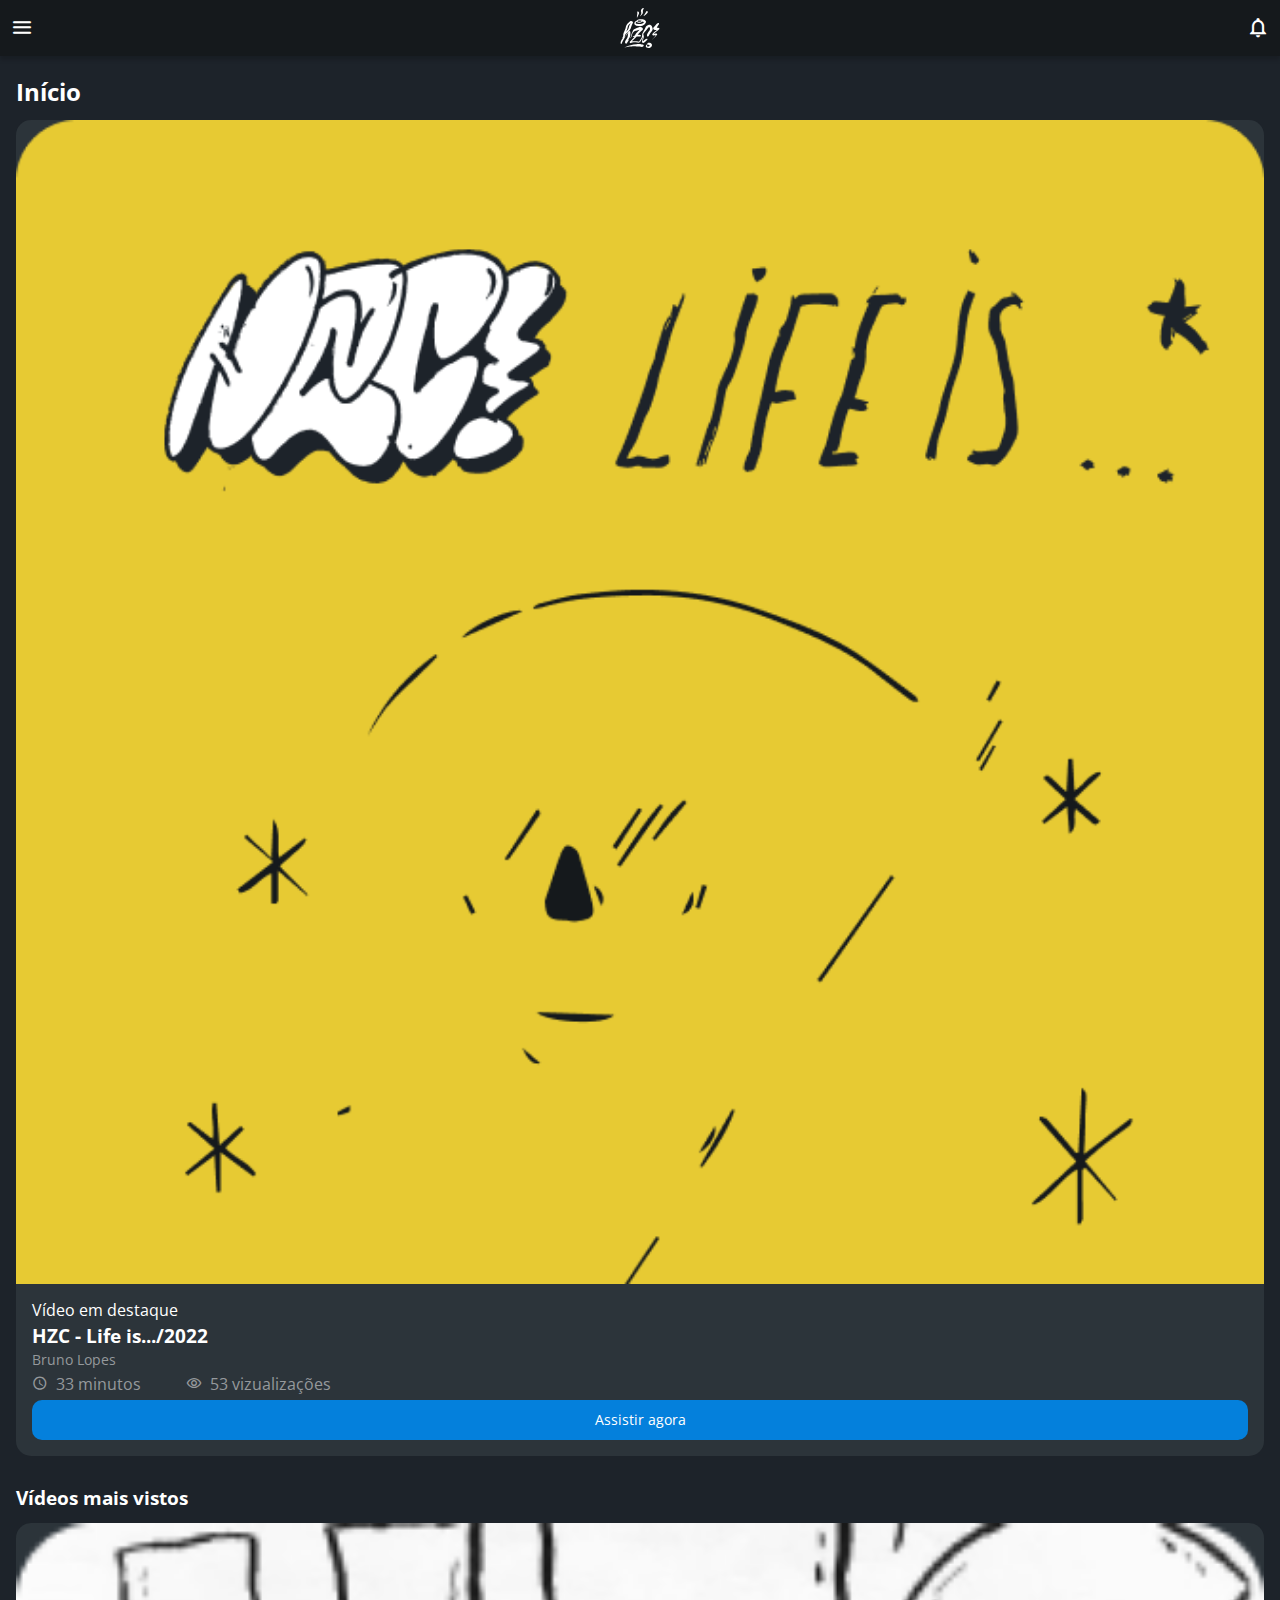
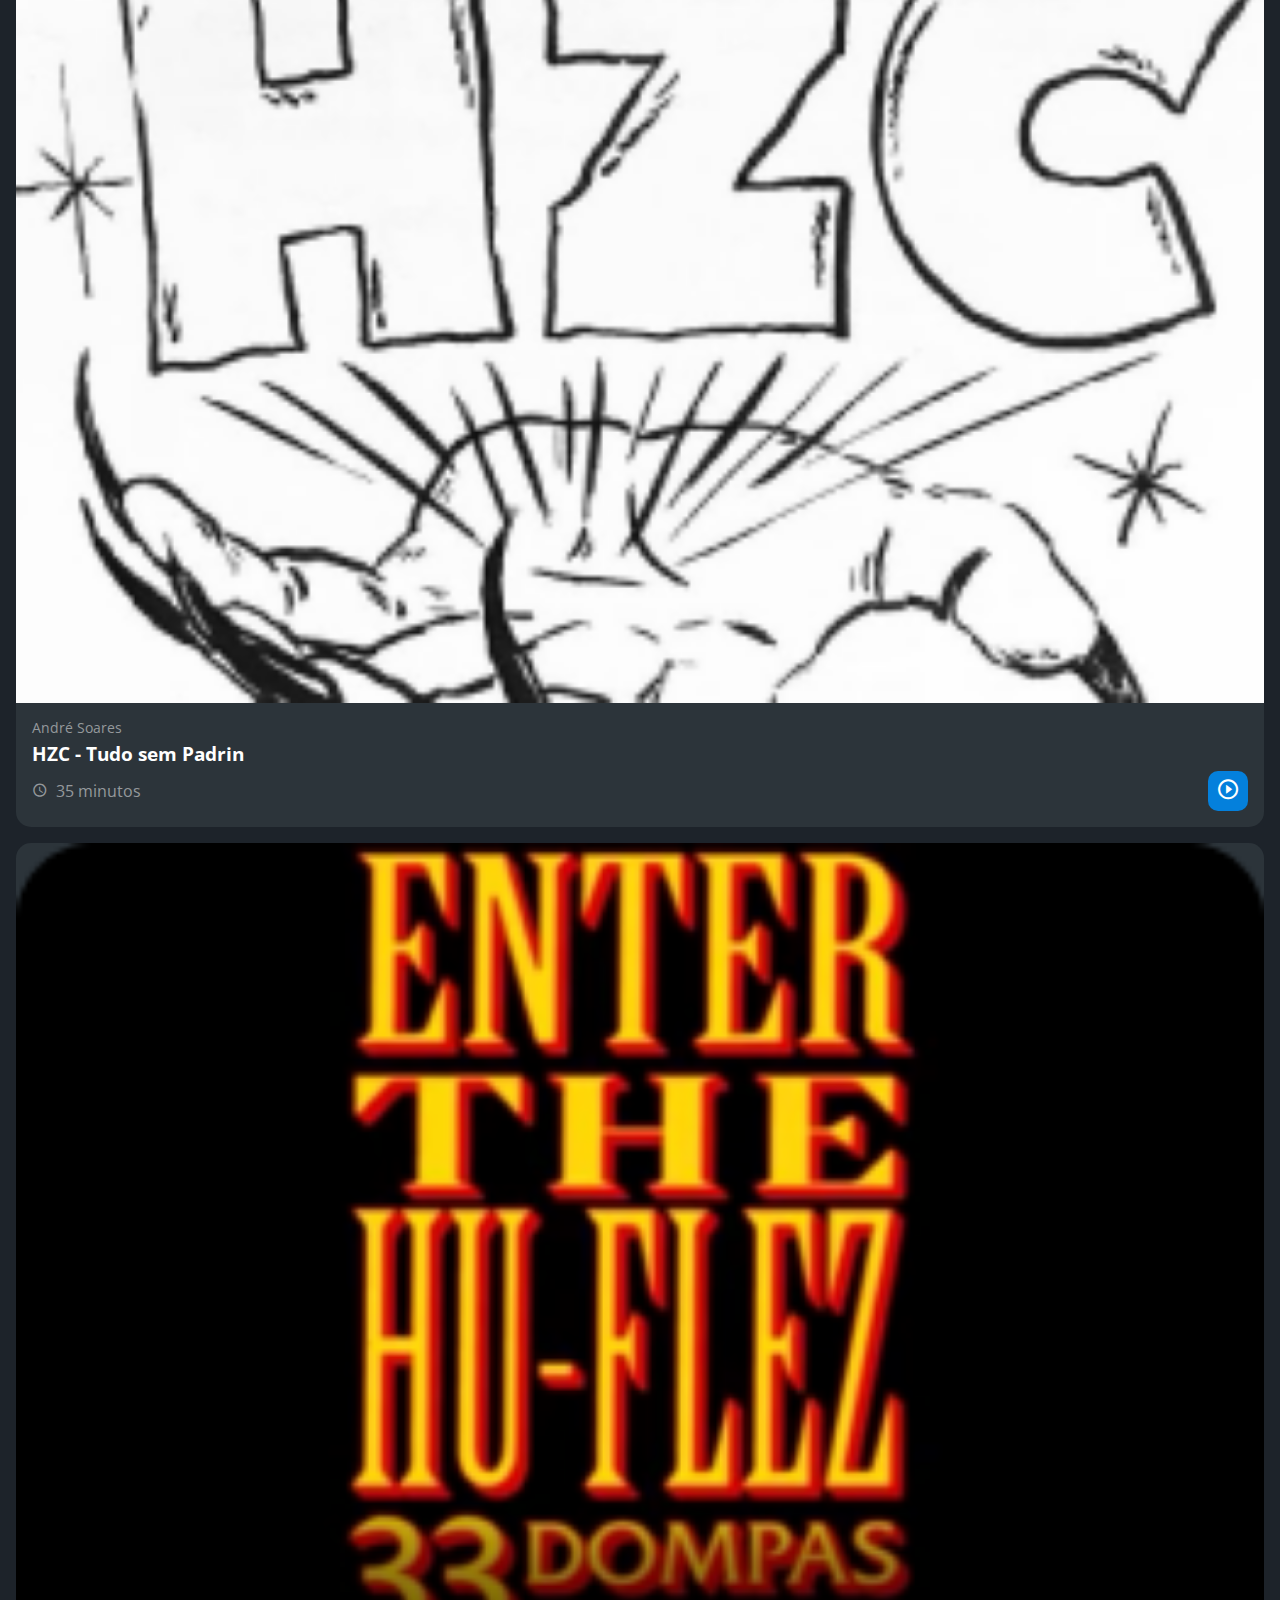
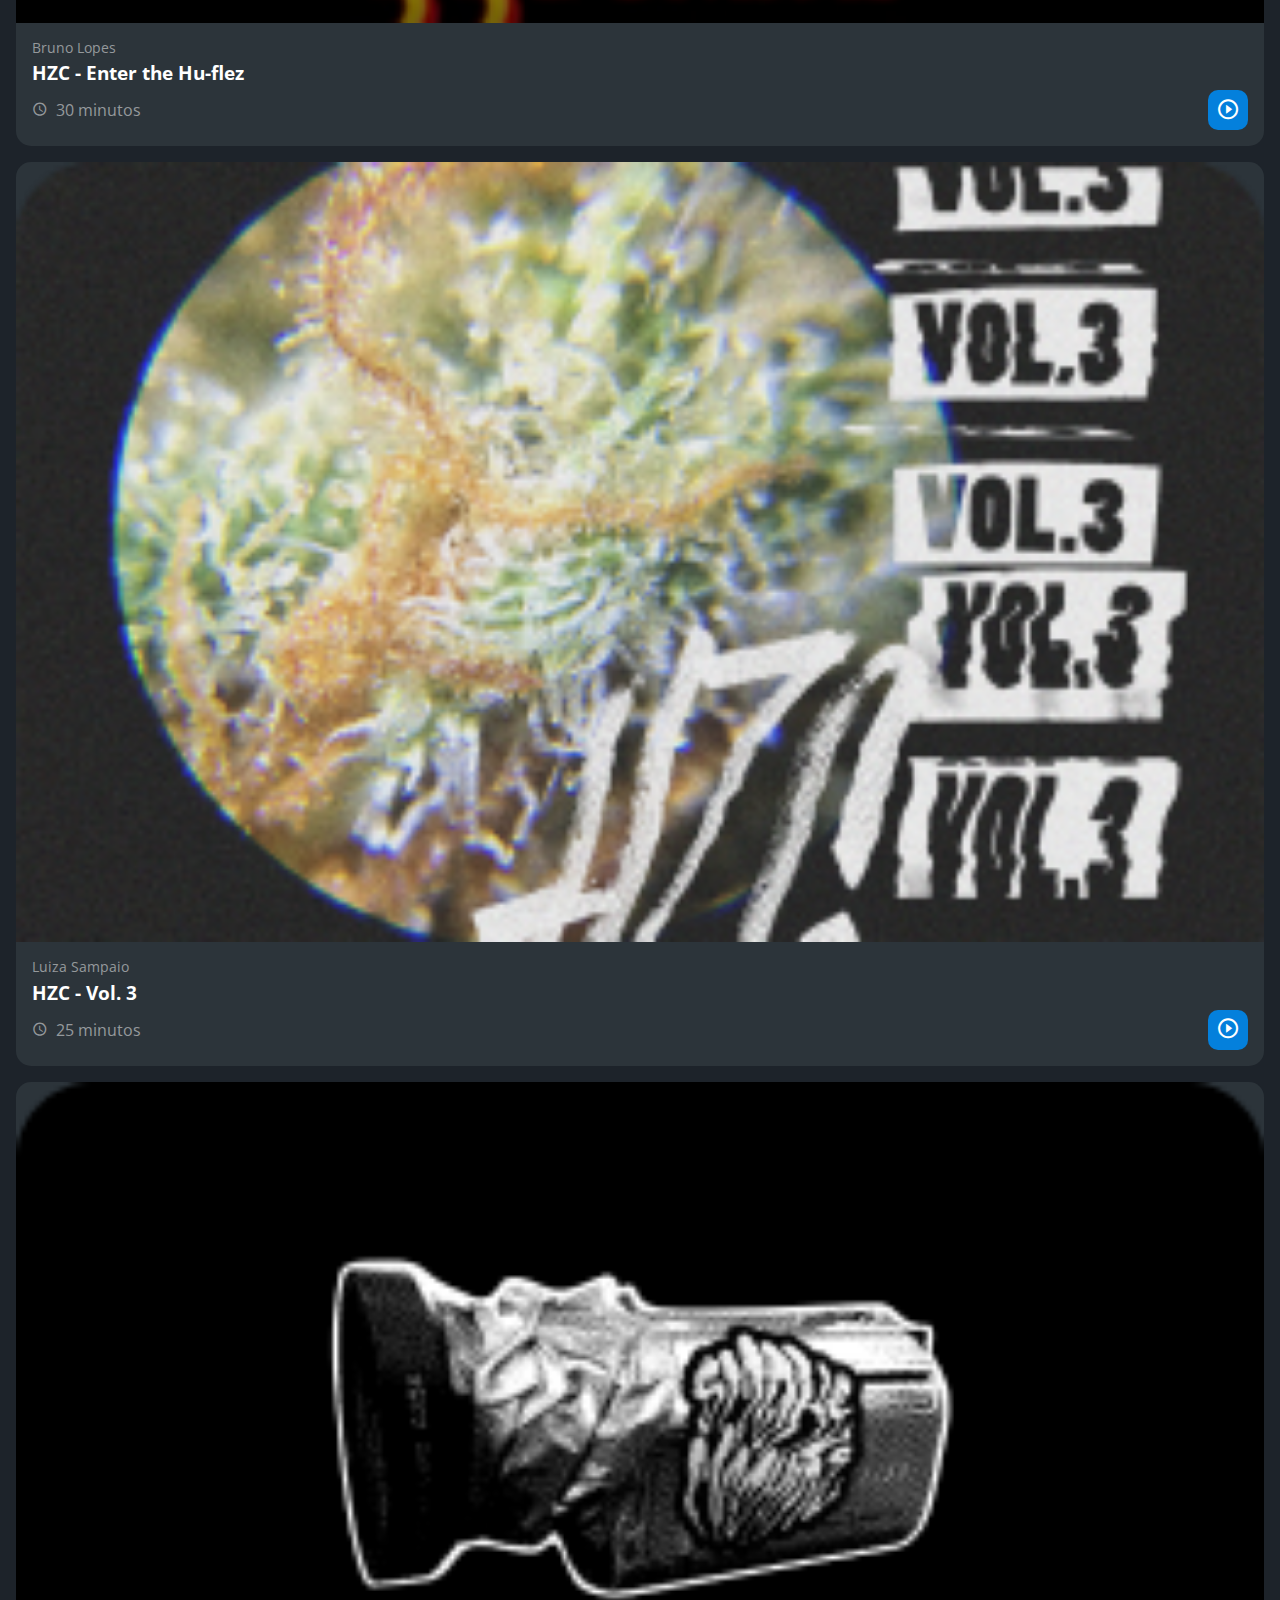
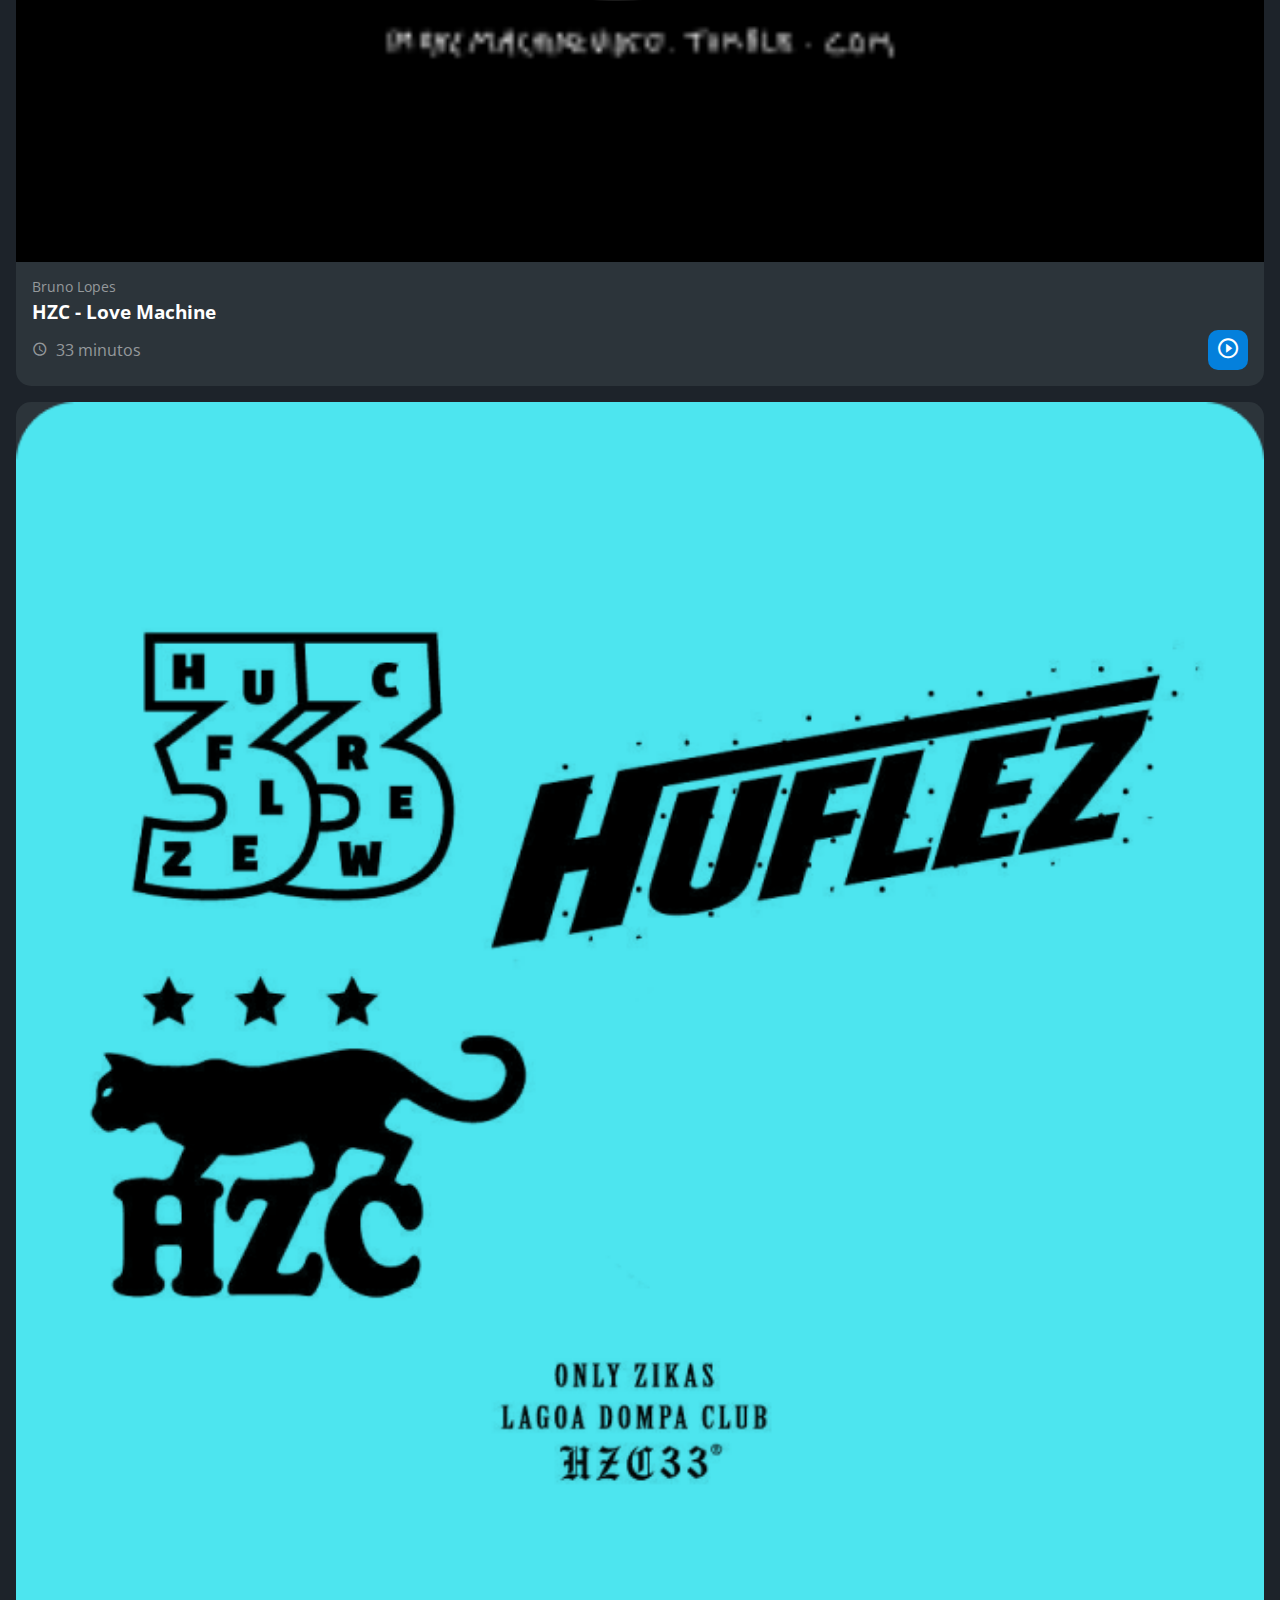
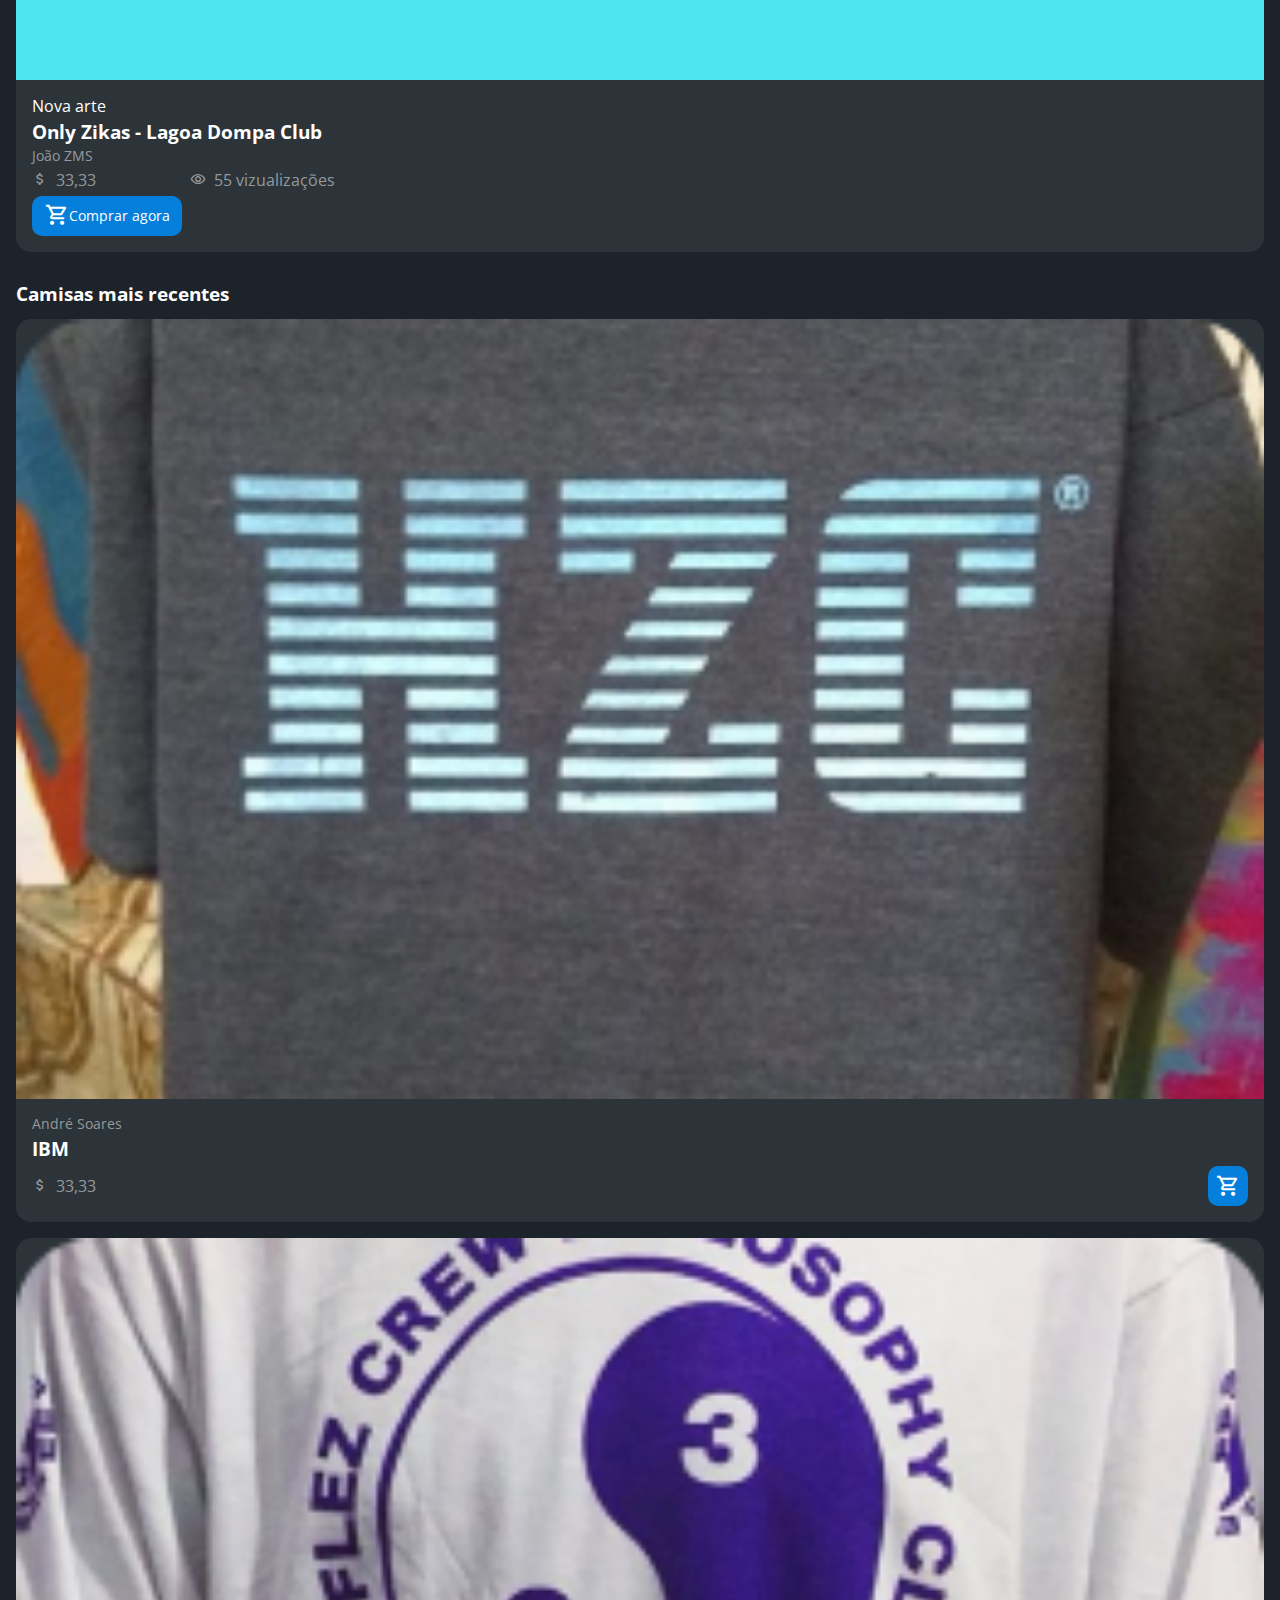
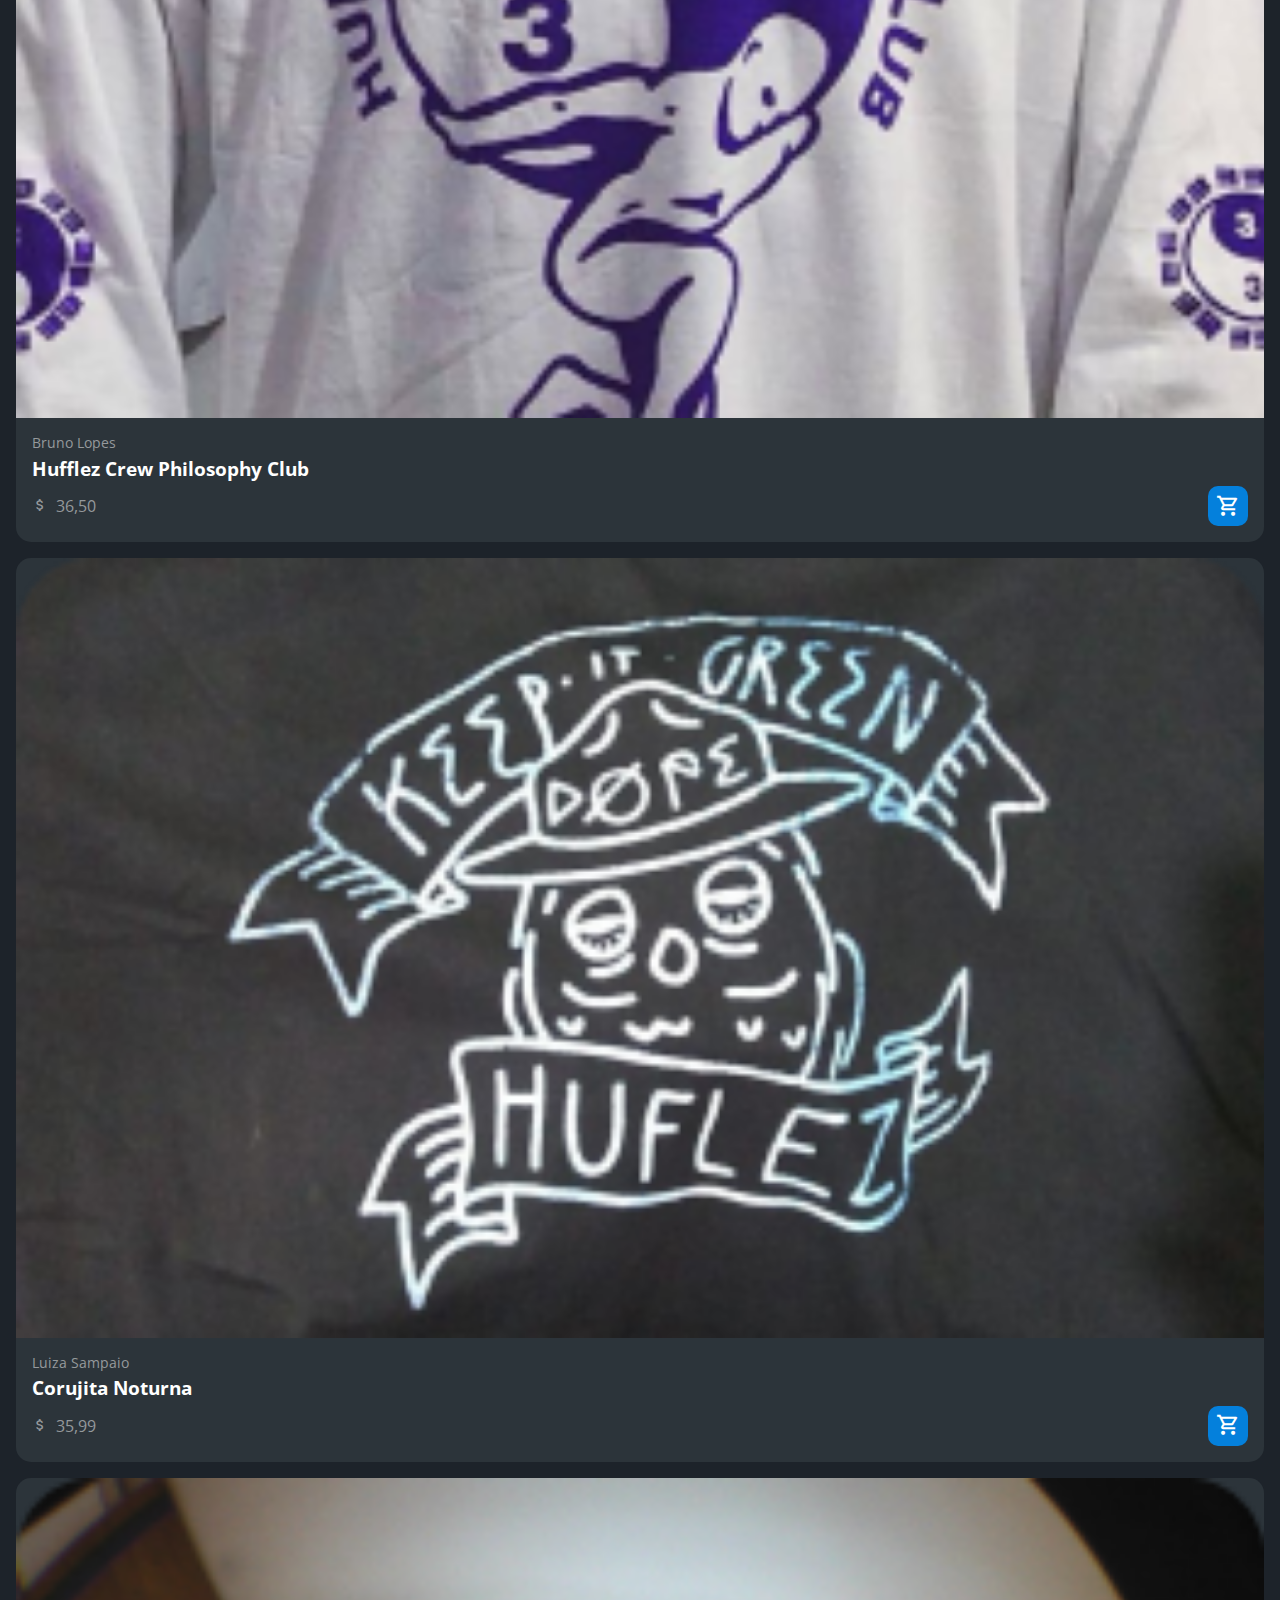
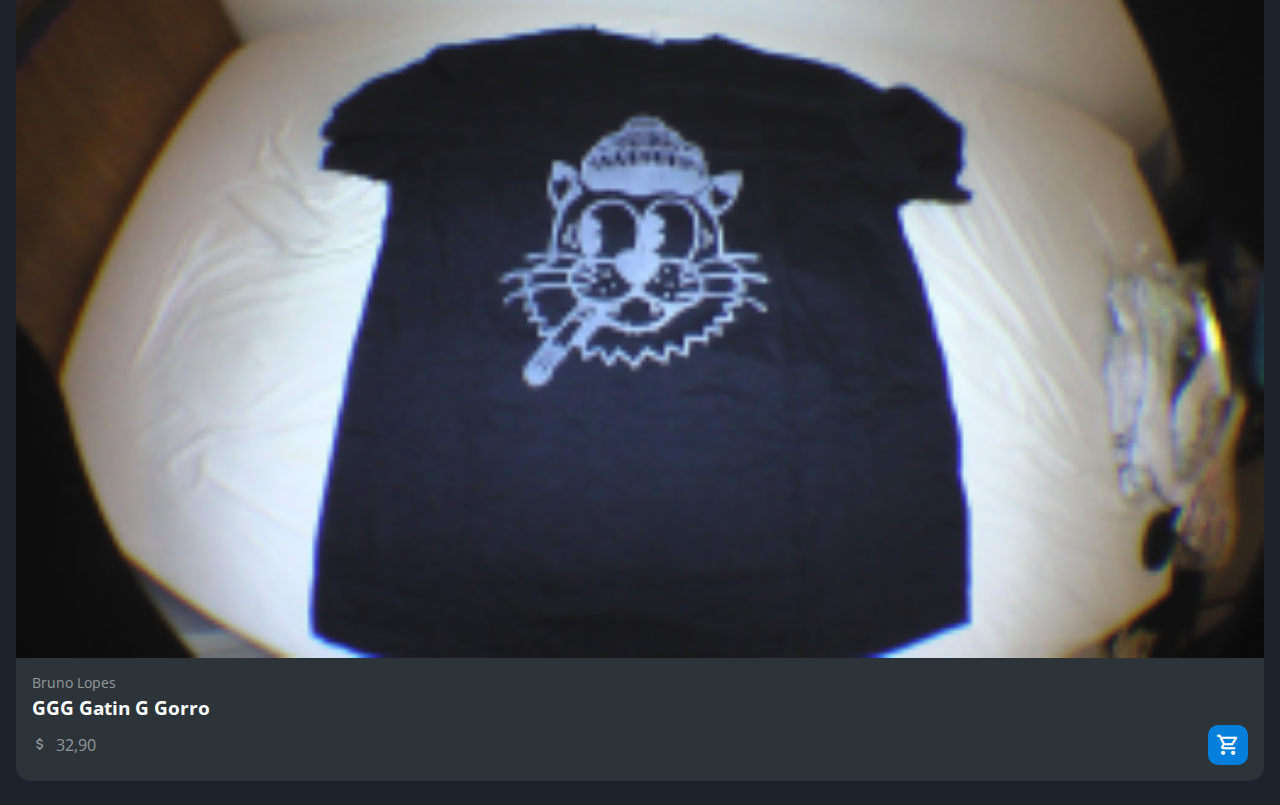
<file: index.html>
<!DOCTYPE html>
<html lang="pt-br">

<head>
    <meta charset="UTF-8">
    <meta http-equiv="X-UA-Compatible" content="IE=edge">
    <meta name="viewport" content="width=device-width, initial-scale=1.0">
    <title>HZC | Home</title>
    <link rel="preconnect" href="https://fonts.googleapis.com">
    <link rel="preconnect" href="https://fonts.gstatic.com" crossorigin>
    <link rel="stylesheet" href="https://fonts.googleapis.com/css2?family=Open+Sans:wght@400;600;700&display=swap">
    <link rel="stylesheet" href="./flex-e-grid-main/assets/css/reset.css">
    <link rel="stylesheet" href="./flex-e-grid-main/assets/css/estilos.css">
</head>

<body>
    <header class="cabecalho">
        <button class="menu__cabecalho" aria-label="Menu"><i></i></button>
        <img src="./flex-e-grid-main/assets/img/logo.svg" alt="Logo da HZC" class="logo__cabecalho">
        <p class="cabecalho__perfil">Bruno Lopez</p>
        <button class="notificacao__cabecalho" aria-label="Notificação"><i></i></button>
    </header>
    <nav class="menu-lateral">
        <img src="./flex-e-grid-main/assets/img/logo.svg" alt="Logo da HZC" class="menu-lateral__logo">
        <a href="index.html" class="menu-lateral__link menu-lateral__link--ativo inicio ">Início</a>
        <a href="#" class="menu-lateral__link videos">Vídeos</a>
        <a href="picos.html" class="menu-lateral__link picos">Picos</a>
        <a href="#" class="menu-lateral__link integrantes">Integrantes</a>
        <a href="#" class="menu-lateral__link camisas">Camisas</a>
        <a href="#" class="menu-lateral__link pinturas">Pinturas</a>
    </nav>

    <main class="principal">
        <h2 class="titulo-pagina">Início</h2>
        <article class="cartao cartao--destaque destaque-video">
            <img src="./flex-e-grid-main/assets/img/banner-mobile_1.png" alt="Banner do cartao" class="cartao__imagem imagem--mobile">
            <img src="./flex-e-grid-main/assets/img/banner_1.png" alt="Banner do cartao" class="cartao__imagem imagem--desktop">
            <div class="cartao__conteudo">
                <p class="cartao__destaque">Vídeo em destaque</p>
                <h3 class="cartao__titulo">HZC - Life is.../2022</h3>
                <p class="cartao__perfil">Bruno Lopes</p>
                <p class="cartao__info cartao__info--tempo">33 minutos</p>
                <p class="cartao__info cartao__info--visualizacao">53 vizualizações</p>
                <button class="cartao__botao cartao__botao--destaque cartao__botao--destaque">Assistir agora</button>
            </div>
        </article>
        <article class="cartao cartao--recentes videos-recentes">
            <h3 class="cartao__titulo">Vídeos recentes</h3>
            <a href="#" class="cartao__link">Ver todos</a>
            <ul class="cartao__lista">
                <li class="cartao__item">
                    <img src="./flex-e-grid-main/assets/img/miniatura_1.png" alt="Thumbnail"
                        class="cartao__item-thumbnail">
                    <h4 class="cartao__item-titulo">HZC - Love machine</h4>
                    <p class="cartao__item-perfil">Júlia Fonseca</p>
                </li>
                <li class="cartao__item">
                    <img src="./flex-e-grid-main/assets/img/miniatura_2.png" alt="Thumbnail"
                        class="cartao__item-thumbnail">
                    <h4 class="cartao__item-titulo">HZC - Vol. 3</h4>
                    <p class="cartao__item-perfil">Júlia Fonseca</p>
                </li>
                <li class="cartao__item">
                    <img src="./flex-e-grid-main/assets/img/miniatura_3.png" alt="Thumbnail"
                        class="cartao__item-thumbnail">
                    <h4 class="cartao__item-titulo">HZC - Pescaria na Urca</h4>
                    <p class="cartao__item-perfil">Júlia Fonseca</p>
                </li>
                <li class="cartao__item">
                    <img src="./flex-e-grid-main/assets/img/miniatura_4.png" alt="Thumbnail"
                        class="cartao__item-thumbnail">
                    <h4 class="cartao__item-titulo">Vidalocagi - Guerreiros do Asfalto</h4>
                    <p class="cartao__item-perfil">Júlia Fonseca</p>
                </li>
                <li class="cartao__item">
                    <img src="./flex-e-grid-main/assets/img/miniatura_5.png" alt="Thumbnail"
                        class="cartao__item-thumbnail">
                    <h4 class="cartao__item-titulo">HZC - Não importa o nível</h4>
                    <p class="cartao__item-perfil">Júlia Fonseca</p>
                </li>
            </ul>
        </article>
        <section class="secao secao-videos">
            <h3 class="titulo-secao">Vídeos mais vistos</h3>
            <article class="cartao">
                <img src="./flex-e-grid-main/assets/img/video_1.png" alt="Vídeo" class="cartao__imagem">
                <div class="cartao__conteudo">
                    <p class="cartao__perfil">André Soares</p>
                    <h3 class="cartao__titulo">HZC - Tudo sem Padrin</h3>
                    <p class="cartao__info cartao__info--tempo">35 minutos</p>
                    <button class="cartao__botao cartao__botao--play" aria-label="Assistir agora"></button>
                </div>
            </article>
            <article class="cartao">
                <img src="./flex-e-grid-main/assets/img/video_2.png" alt="Vídeo" class="cartao__imagem">
                <div class="cartao__conteudo">
                    <p class="cartao__perfil">Bruno Lopes</p>
                    <h3 class="cartao__titulo">HZC - Enter the Hu-flez</h3>
                    <p class="cartao__info cartao__info--tempo">30 minutos</p>
                    <button class="cartao__botao cartao__botao--play" aria-label="Assistir agora"></button>
                </div>
            </article>
            <article class="cartao">
                <img src="./flex-e-grid-main/assets/img/video_3.png" alt="Vídeo" class="cartao__imagem">
                <div class="cartao__conteudo">
                    <p class="cartao__perfil">Luiza Sampaio</p>
                    <h3 class="cartao__titulo">HZC - Vol. 3</h3>
                    <p class="cartao__info cartao__info--tempo">25 minutos</p>
                    <button class="cartao__botao cartao__botao--play" aria-label="Assistir agora"></button>
                </div>
            </article>
            <article class="cartao">
                <img src="./flex-e-grid-main/assets/img/video_4.png" alt="Vídeo" class="cartao__imagem">
                <div class="cartao__conteudo">
                    <p class="cartao__perfil">Bruno Lopes</p>
                    <h3 class="cartao__titulo">HZC - Love Machine</h3>
                    <p class="cartao__info cartao__info--tempo">33 minutos</p>
                    <button class="cartao__botao cartao__botao--play" aria-label="Assistir agora"></button>
                </div>
            </article>
        </section>
        <article class="cartao cartao--recentes produtos-recentes">
            <h3 class="cartao__titulo">Novas artes</h3>
            <a href="#" class="cartao__link">Ver todas</a>
            <ul class="cartao__lista">
                <li class="cartao__item">
                    <img src="./flex-e-grid-main/assets/img/miniatura_1.png" alt="Thumbnail"
                        class="cartao__item-thumbnail">
                    <h4 class="cartao__item-titulo">Sem titulo1</h4>
                    <p class="cartao__item-perifl">Júlia Fonseca</p>
                </li>
                <li class="cartao__item">
                    <img src="./flex-e-grid-main/assets/img/miniatura_2.png" alt="Thumbnail"
                        class="cartao__item-thumbnail">
                    <h4 class="cartao__item-titulo">Sem titulo2</h4>
                    <p class="cartao__item-perifl">Júlia Fonseca</p>
                </li>
                <li class="cartao__item">
                    <img src="./flex-e-grid-main/assets/img/miniatura_3.png" alt="Thumbnail"
                        class="cartao__item-thumbnail">
                    <h4 class="cartao__item-titulo">Segurança</h4>
                    <p class="cartao__item-perifl">Raphael Gibson</p>
                </li>
                <li class="cartao__item">
                    <img src="./flex-e-grid-main/assets/img/miniatura_4.png" alt="Thumbnail"
                        class="cartao__item-thumbnail">
                    <h4 class="cartao__item-titulo">Malunguisse</h4>
                    <p class="cartao__item-perifl">Carolina Canavarro</p>
                </li>
                <li class="cartao__item">
                    <img src="./flex-e-grid-main/assets/img/miniatura_5.png" alt="Thumbnail"
                        class="cartao__item-thumbnail">
                    <h4 class="cartao__item-titulo">Sem titulo3</h4>
                    <p class="cartao__item-perifl">Júlia Fonseca</p>
                </li>
            </ul>
        </article>
        <article class="cartao cartao--destaque destaque-produto">
            <img src="./flex-e-grid-main/assets/img/banner-mobile_2.png" alt="Vídeo" class="cartao__imagem imagem--mobile">
            <img src="./flex-e-grid-main/assets/img/banner_2.png" alt="Vídeo" class="cartao__imagem imagem--desktop">
            <div class="cartao__conteudo">
                <p class="cartao__destaque">Nova arte</p>
                <h3 class="cartao__titulo">Only Zikas - Lagoa Dompa Club</h3>
                <p class="cartao__perfil">João ZMS</p>
                <p class="cartao__info cartao__info--preco">33,33</p>
                <p class="cartao__info cartao__info--visualizacao">55 vizualizações</p>
                <button class="cartao__botao cartao__botao--compra" aria-label="Comprar agora">Comprar agora</button>
            </div>
        </article>
        <section class="secao secao-produtos">
            <h3 class="titulo-secao">Camisas mais recentes</h3>
            <article class="cartao">
                <img src="./flex-e-grid-main/assets/img/produto_1.png" alt="Vídeo" class="cartao__imagem">
                <div class="cartao__conteudo">
                    <p class="cartao__perfil">André Soares</p>
                    <h3 class="cartao__titulo">IBM</h3>
                    <p class="cartao__info cartao__info--preco">33,33</p>
                    <button class="cartao__botao botao__compra" aria-label="Comprar agora"></button>
                </div>
            </article>
            <article class="cartao">
                <img src="./flex-e-grid-main/assets/img/produto_2.png" alt="Vídeo" class="cartao__imagem">
                <div class="cartao__conteudo">
                    <p class="cartao__perfil">Bruno Lopes</p>
                    <h3 class="cartao__titulo">Hufflez Crew Philosophy Club </h3>
                    <p class="cartao__info cartao__info--preco">36,50</p>
                    <button class="cartao__botao botao__compra" aria-label="Comprar agora"></button>
                </div>
            </article>
            <article class="cartao">
                <img src="./flex-e-grid-main/assets/img/produto_3.png" alt="Vídeo" class="cartao__imagem">
                <div class="cartao__conteudo">
                    <p class="cartao__perfil">Luiza Sampaio</p>
                    <h3 class="cartao__titulo">Corujita Noturna</h3>
                    <p class="cartao__info cartao__info--preco">35,99</p>
                    <button class="cartao__botao botao__compra" aria-label="Comprar agora"></button>
                </div>
            </article>
            <article class="cartao">
                <img src="./flex-e-grid-main/assets/img/produto_4.png" alt="Vídeo" class="cartao__imagem">
                <div class="cartao__conteudo">
                    <p class="cartao__perfil">Bruno Lopes</p>
                    <h3 class="cartao__titulo">GGG Gatin G Gorro</h3>
                    <p class="cartao__info cartao__info--preco">32,90</p>
                    <button class="cartao__botao botao__compra" aria-label="Comprar agora"></button>
                </div>
            </article>
        </section>
    </main>

    <script src="index.js"></script>
</body>

</html>
</file>
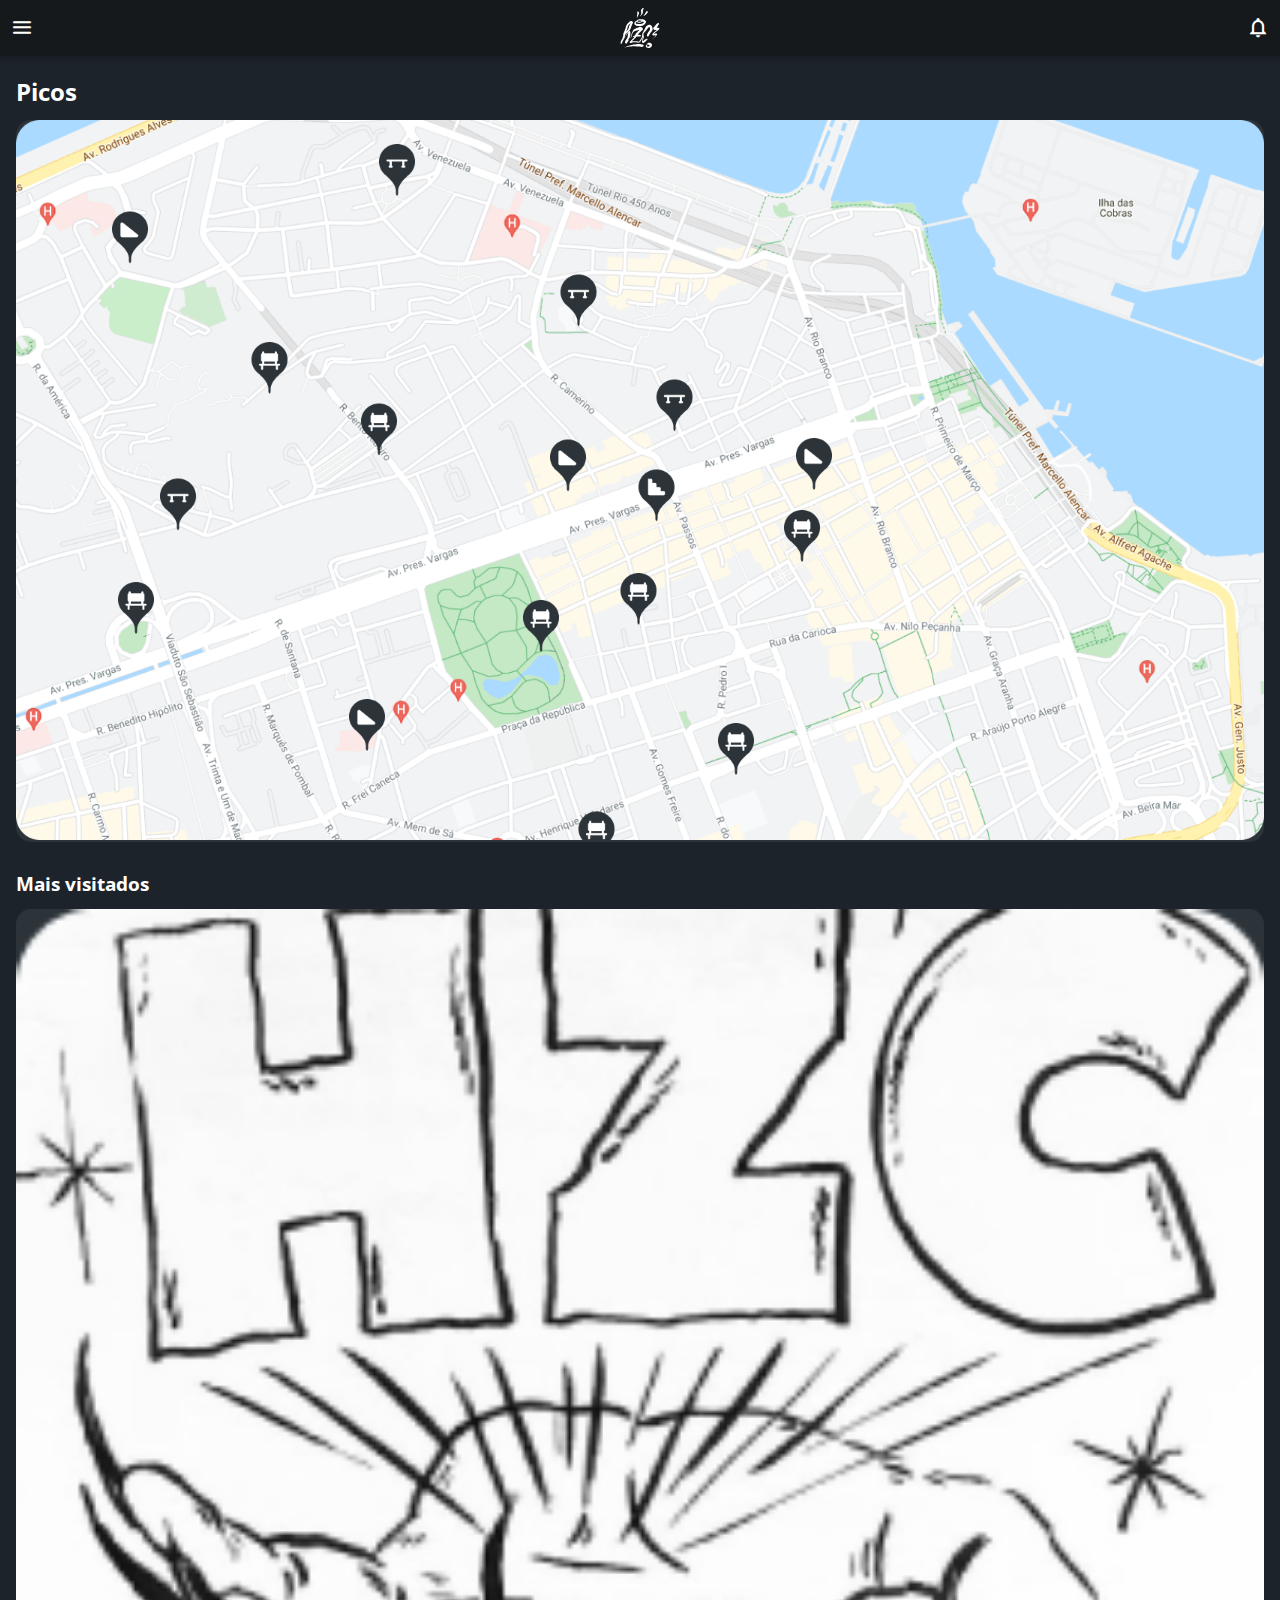
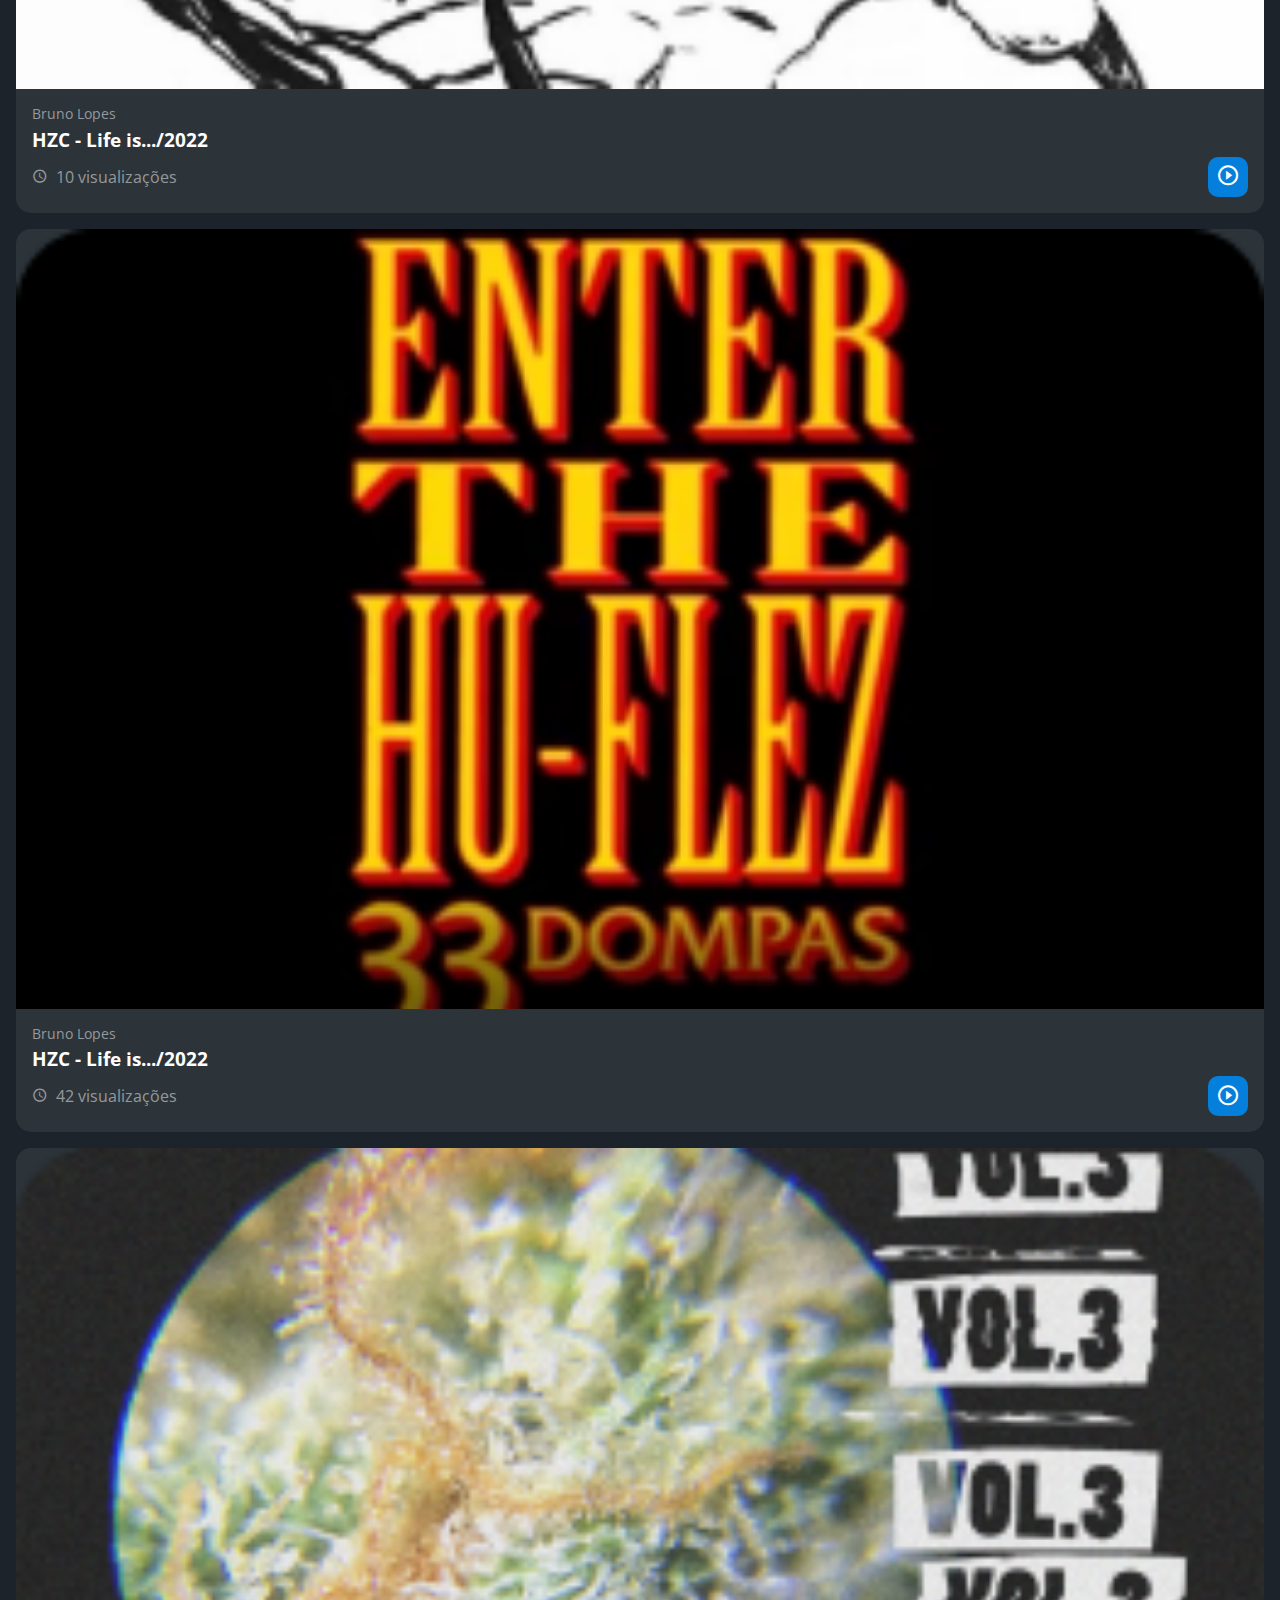
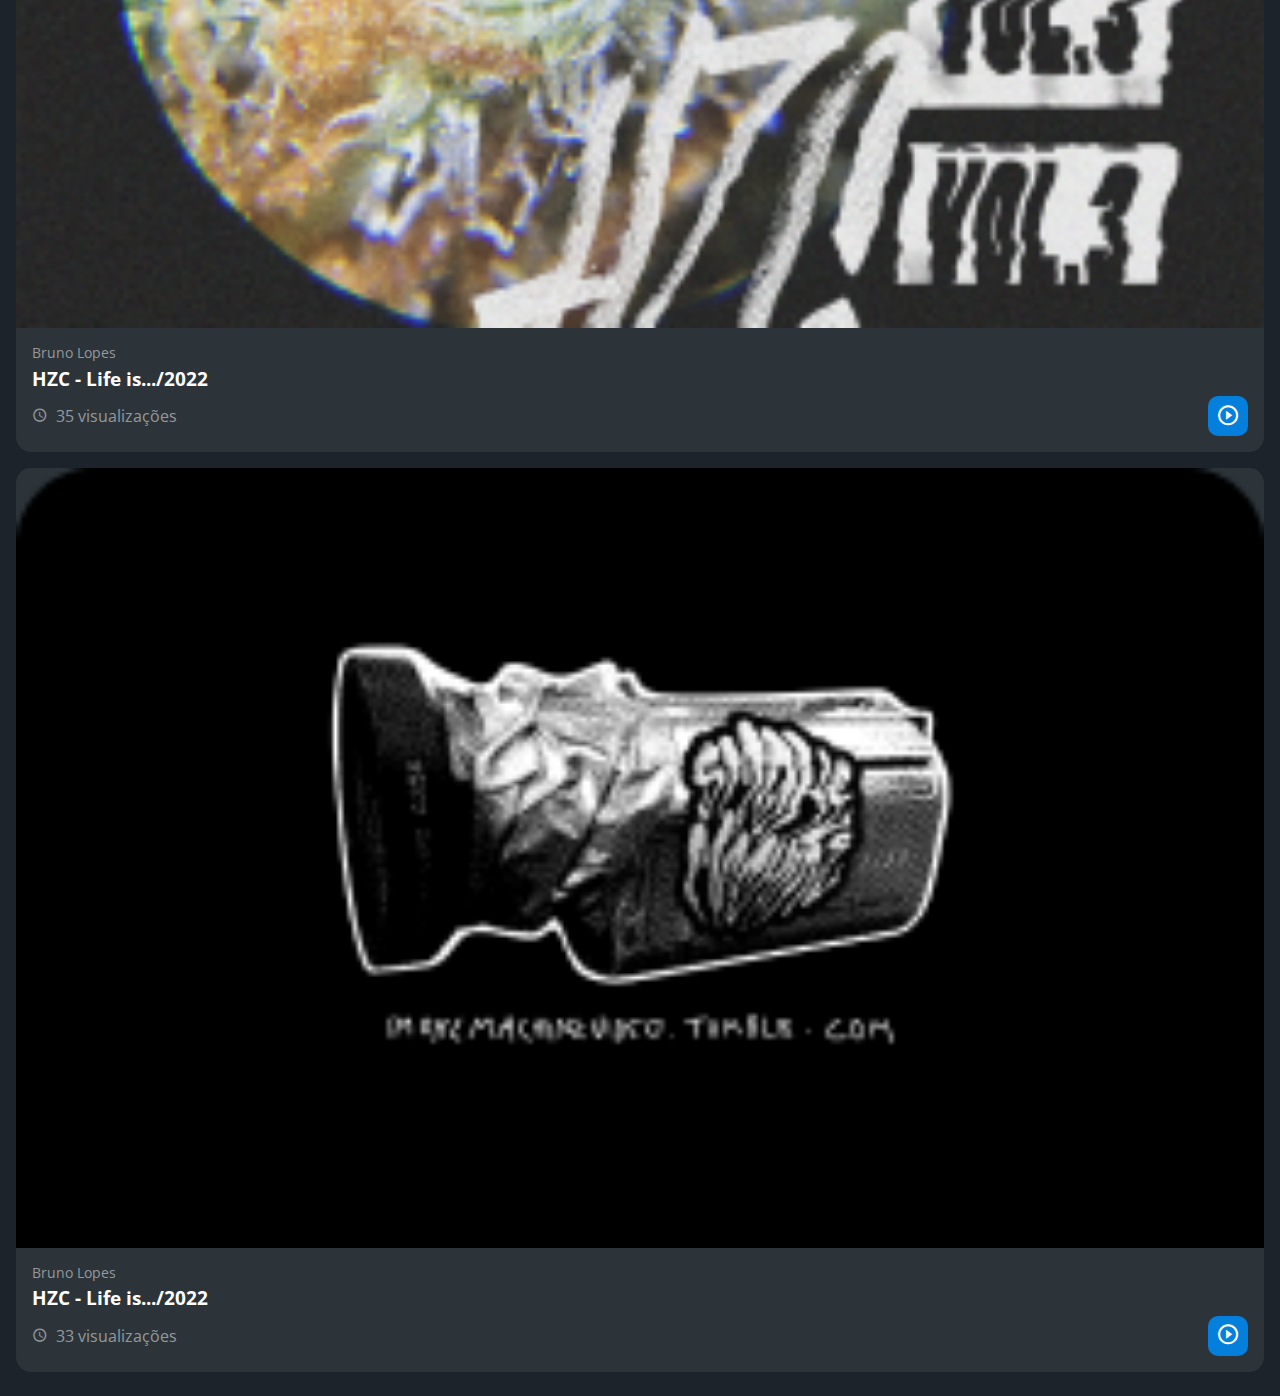
<file: picos.html>
<!DOCTYPE html>
<html lang="pt-br">

<head>
    <meta charset="UTF-8">
    <meta http-equiv="X-UA-Compatible" content="IE=edge">
    <meta name="viewport" content="width=device-width, initial-scale=1.0">
    <title>Picos</title>
    <link rel="preconnect" href="https://fonts.googleapis.com">
    <link rel="preconnect" href="https://fonts.gstatic.com" crossorigin>
    <link rel="stylesheet" href="https://fonts.googleapis.com/css2?family=Open+Sans:wght@400;600;700&display=swap">
    <link rel="stylesheet" href="./flex-e-grid-main/assets/css/reset.css">
    <link rel="stylesheet" href="./flex-e-grid-main/assets/css/estilos.css">
</head>

<body>
    <header class="cabecalho">
        <button class="menu__cabecalho" aria-label="Menu"><i></i></button>
        <img src="./flex-e-grid-main/assets/img/logo.svg" alt="Logo da HZC" class="logo__cabecalho">
        <p class="cabecalho__perfil">Bruno Lopez</p>
        <button class="notificacao__cabecalho" aria-label="Notificação"><i></i></button>
    </header>

    <nav class="menu-lateral">
        <img src="./flex-e-grid-main/assets/img/logo.svg" alt="Logo da HZC" class="menu-lateral__logo">
        <a href="index.html" class="menu-lateral__link inicio">Início</a>
        <a href="#" class="menu-lateral__link videos">Vídeos</a>
        <a href="picos.html" class="menu-lateral__link picos menu-lateral__link--ativo">Picos</a>
        <a href="#" class="menu-lateral__link integrantes">Integrantes</a>
        <a href="#" class="menu-lateral__link camisas">Camisas</a>
        <a href="#" class="menu-lateral__link pinturas">Pinturas</a>
    </nav>

    <main class="principal">
        <h2 class="titulo-pagina">Picos</h2>
        <article class="cartao cartao--destaque destaque-video">
            <img src="./flex-e-grid-main/assets/img/mapa-picos.png" alt="Mapa dos picos" class="cartao__imagem imagem--mobile">
            <img src="./flex-e-grid-main/assets/img/mapa-picos.png" alt="Mapa dos picos" class="cartao__imagem imagem--desktop">
        </article>
        <article class="cartao cartao--recentes videos-recentes">
            <h3 class="cartao__titulo">Favoritos</h3>
            <a href="#" class="cartao__link">Ver todos</a>
            <ul class="cartao__lista">
                <li class="cartao__item">
                    <img src="./flex-e-grid-main/assets/img/miniatura_1.png" alt="Thumbnail"
                        class="cartao__item-thumbnail">
                    <h4 class="cartao__item-titulo">HZC - Love machine</h4>
                    <p class="cartao__item-perfil">Bruno Lopez</p>
                </li>
                <li class="cartao__item">
                    <img src="./flex-e-grid-main/assets/img/miniatura_2.png" alt="Thumbnail"
                        class="cartao__item-thumbnail">
                    <h4 class="cartao__item-titulo">HZC - Love machine</h4>
                    <p class="cartao__item-perfil">Bruno Lopez</p>
                </li>
                <li class="cartao__item">
                    <img src="./flex-e-grid-main/assets/img/miniatura_3.png" alt="Thumbnail"
                        class="cartao__item-thumbnail">
                    <h4 class="cartao__item-titulo">HZC - Love machine</h4>
                    <p class="cartao__item-perfil">Bruno Lopez</p>
                </li>
                <li class="cartao__item">
                    <img src="./flex-e-grid-main/assets/img/miniatura_4.png" alt="Thumbnail"
                        class="cartao__item-thumbnail">
                    <h4 class="cartao__item-titulo">HZC - Love machine</h4>
                    <p class="cartao__item-perfil">Bruno Lopez</p>
                </li>
                <li class="cartao__item">
                    <img src="./flex-e-grid-main/assets/img/miniatura_5.png" alt="Thumbnail"
                        class="cartao__item-thumbnail">
                    <h4 class="cartao__item-titulo">HZC - Love machine</h4>
                    <p class="cartao__item-perfil">Bruno Lopez</p>
                </li>
            </ul>
        </article>
        <section class="secao secao-videos">
            <h3 class="titulo-secao">Mais visitados</h3>
            <article class="cartao">
                <img src="./flex-e-grid-main/assets/img/video_1.png" alt="Vídeo" class="cartao__imagem">
                <div class="cartao__conteudo">
                    <p class="cartao__perfil">Bruno Lopes</p>
                    <h3 class="cartao__titulo">HZC - Life is.../2022</h3>
                    <p class="cartao__info cartao__info--tempo">10 visualizações</p>
                    <button class="cartao__botao cartao__botao--play" aria-label="Assistir agora"></button>
                </div>
            </article>
            <article class="cartao">
                <img src="./flex-e-grid-main/assets/img/video_2.png" alt="Vídeo" class="cartao__imagem">
                <div class="cartao__conteudo">
                    <p class="cartao__perfil">Bruno Lopes</p>
                    <h3 class="cartao__titulo">HZC - Life is.../2022</h3>
                    <p class="cartao__info cartao__info--tempo">42 visualizações</p>
                    <button class="cartao__botao cartao__botao--play" aria-label="Assistir agora"></button>
                </div>
            </article>
            <article class="cartao">
                <img src="./flex-e-grid-main/assets/img/video_3.png" alt="Vídeo" class="cartao__imagem">
                <div class="cartao__conteudo">
                    <p class="cartao__perfil">Bruno Lopes</p>
                    <h3 class="cartao__titulo">HZC - Life is.../2022</h3>
                    <p class="cartao__info cartao__info--tempo">35 visualizações</p>
                    <button class="cartao__botao cartao__botao--play" aria-label="Assistir agora"></button>
                </div>
            </article>
            <article class="cartao">
                <img src="./flex-e-grid-main/assets/img/video_4.png" alt="Vídeo" class="cartao__imagem">
                <div class="cartao__conteudo">
                    <p class="cartao__perfil">Bruno Lopes</p>
                    <h3 class="cartao__titulo">HZC - Life is.../2022</h3>
                    <p class="cartao__info cartao__info--tempo">33 visualizações</p>
                    <button class="cartao__botao cartao__botao--play" aria-label="Assistir agora"></button>
                </div>
            </article>
        </section>
</body>

</html>
</file>
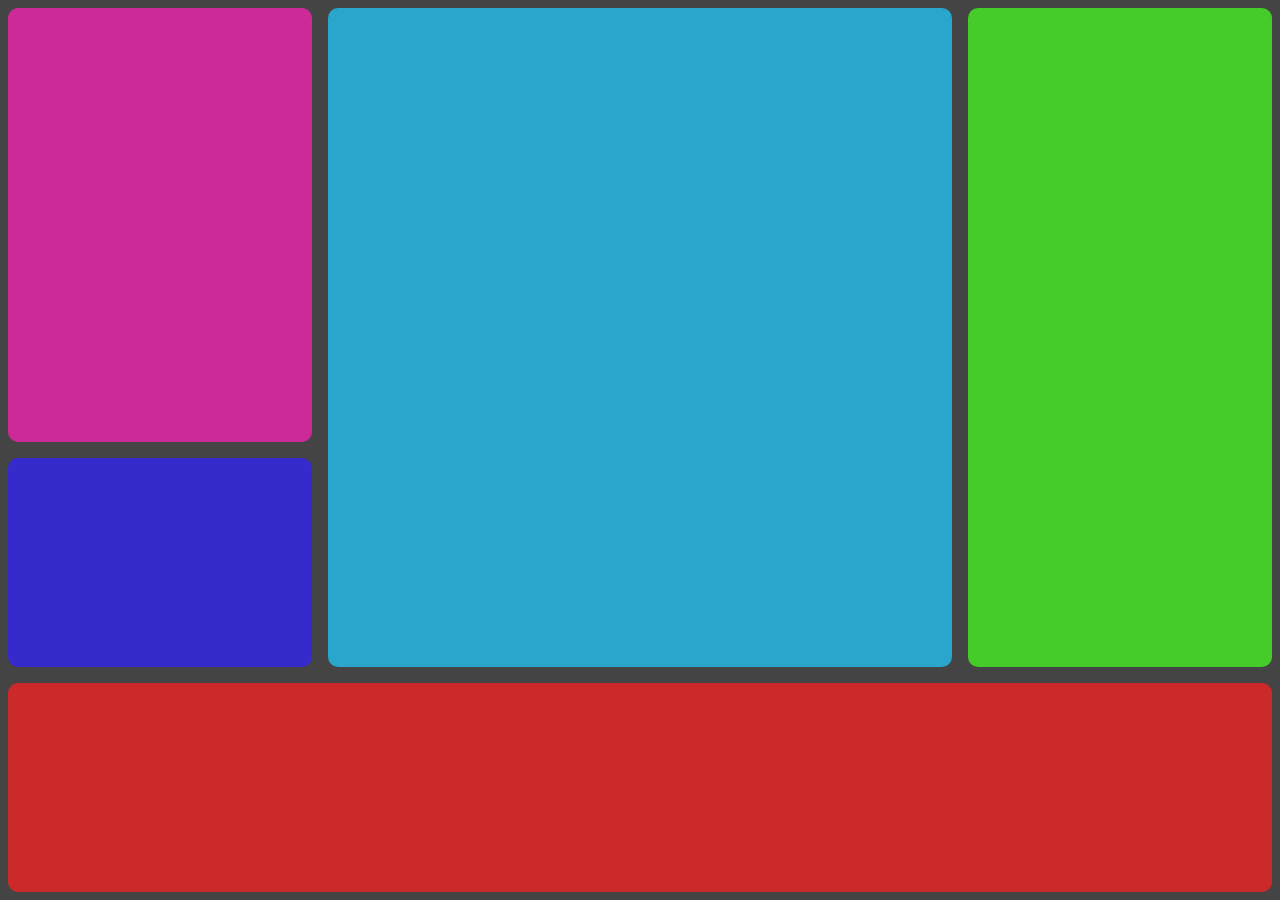
<file: testeGrid.html>
<!DOCTYPE html>
<html lang="pt-br">
<head>
    <meta charset="UTF-8">
    <meta http-equiv="X-UA-Compatible" content="IE=edge">
    <meta name="viewport" content="width=device-width, initial-scale=1.0">
    <title>Document</title>
    <link rel="stylesheet" href="testeGrid.css">
</head>
<body class="corpo">
    <header class="cabecalho"></header>
    <nav class="lateral"></nav>
    <section class="meio"></section>
    <section class="direita-cima"></section>
    <section class="direita-baixo"></section>
</body>
</html>
</file>
<file: flex-e-grid-main/assets/css/estilos.css>
@font-face {
    font-family: 'icones';
    src: url(../font/icones.ttf);
}

body {
    background-color: #1D232A;
    font-family: 'Open Sans', 'icones', sans-serif;
    color: #FFFFFF;
}

.cabecalho {
    display: flex;
    justify-content: space-between;
    align-items: center;
    background-color: #15191C;
    padding: 8px 10px;
    box-shadow: 0px 4px 4px rgba(0, 0, 0, 0.16);
}

.menu__cabecalho i::before {
    content: '\e904';
    font-size: 24px;
}

.notificacao__cabecalho i::before {
    content: "\e906";
    font-size: 24px;
}

.logo__cabecalho {
    width: 40px;
}

.menu-lateral {
    display: flex;
    flex-direction: column;
    background-color: #15191C;
    width: 75vw;
    height: 100vh;

    position: absolute;
    left: -100vw;
    transition: .25s;
}

.menu-lateral--ativo {
    left: 0;
    transition: .25s;
}

.menu-lateral__logo {
    align-self: center;
    width: 118px;
    padding: 16px;
}

.menu-lateral__link {
    height: 64px;
    color: #95999C;
    padding-left: 64px;
    display: flex;
    align-items: center;
}

.menu-lateral__link--ativo {
    color: #FFFFFF;
    padding-left: 56px;
    border-left: 8px solid #FFFFFF;
}

.menu-lateral__link::before {
    width: 24px;
    height: 24px;
    font-size: 24px;
    position: absolute;
    left: 24px;
}

.inicio::before {
    content: '\e902';
}

.videos::before {
    content: '\e90e';
}

.picos::before {
    content: '\e909';
}

.integrantes::before {
    content: '\e903';
}

.camisas::before {
    content: '\e900';
}

.pinturas::before {
    content: '\e90a';
}

.principal {
    padding: 24px 16px;
    display: grid;
    gap: 16px;
}

.imagem--desktop {
    display: none;
}

.titulo-pagina {
    font-size: 1.5rem;
    font-weight: 700;
}

.titulo-secao {
    font-size: 1.2rem;
    font-weight: 700;
}

.cartao {
    width: 100%;
    border-radius: 15px;
    overflow: hidden;
    background-color: #2C343A;
}

.cartao--destaque {
    margin-bottom: 16px;
}

.cartao__conteudo {
    padding: 16px;
    display: grid;
    grid-template-columns: auto 1fr;
    gap: 8px;
}

.cartao__titulo {
    font-size: 1.2rem;
    font-weight: 700;
    grid-column: span 2;
}

.cartao__perfil {
    color: #95999C;
    font-size: 0.9rem;
    grid-column: span 2;
}

.cartao__info {
    display: flex;
    align-items: center;
    color: #95999C;
}

.cartao__info--tempo::before {
    content: '\e90c';
    margin-right: 8px;
}

.cartao__info--preco::before {
    content: '\e905';
    margin-right: 8px;
}

.cartao__info--visualizacao::before {
    content: '\e90f';
    margin-right: 8px;
}

.cartao__botao {
    display: flex;
    justify-content: center;
    align-items: center;
    background-color: #0480DC;
    width: 40px;
    height: 40px;
    border-radius: 10px;
    font-size: 0.9rem;
    justify-self: flex-end;
}

.botao__compra {
    width: 40px;
    height: 40px;
}

.botao__compra::before {
    content: '\e901';
    font-size: 24px;
}

.cartao__botao--compra {
    width: 150px;
    height: 40px;
}

.cartao__botao--play::before {
    content: '\e90b';
    font-size: 24px;
}

.cartao__botao--compra::before {
    content: '\e901';
    font-size: 24px;
}

.cartao__botao--destaque {
    width: 100%;
    grid-column: span 2;    
}

.cartao__botao--destaque::before {
    margin-right: 8px;
}

.cartao--recentes {
    display: none;
}

.secao {
    display: grid;
    gap: 16px;
}

.cabecalho__perfil {
    display: none;
}

/* VERSÃO DESKTOP */

@media screen and (min-width: 1440px) {
    body {
        display: grid;
        grid-template-columns: auto 1fr;
    }

    .cabecalho {
        background-color: #1D232A;
        display: grid;
        column-gap: 32px;
        grid-template-columns: 1fr auto;
        padding: 16px 60px;
        height: 80px;
        box-sizing: border-box;
    }

    .menu__cabecalho {
        display: none;
    }

    .logo__cabecalho {
        display: none;
    }

    .cabecalho__perfil {
        display: grid;
        grid-template-columns: repeat(3, auto);
        column-gap: 8px;
        align-items: center;
        justify-self: flex-end;
        color: #95999C;
        padding: 8px 32px;
        border-right: 1px solid #95999C;
    }

    .cabecalho__perfil::before {
        content: '';
        display: block;
        width: 32px;
        height: 32px;
        background-image: url(../img/profile_2.png);
        background-size: contain;
        background-repeat: no-repeat;
    }

    .cabecalho__perfil::after {
        content: '\e90d';
        color: #FFFFFF;
        font-size: 1.5rem;
    }

    .menu-lateral {
        position: static;
        width: 200px;
        grid-column: 1;
        grid-row: 1/ span 2;

    }

    .principal {
        display: grid;
        grid-template-columns: auto 1fr auto;
        grid-template-areas: 
            "titulo-pagina titulo-pagina titulo-pagina"
            "destaque-video destaque-video videos-recentes"
            "secao-videos secao-videos secao-videos"
            "produtos-recentes destaque-produto destaque-produto"
            "secao-produtos secao-produtos secao-produtos"
            ;
        column-gap: 32px;
        padding: 16px 60px;
        grid-column: 2;
    }

    .cartao__botao--destaque {
        grid-column: auto;
        padding: 16px 8px;
    }

    .cartao--recentes {
        display: grid;
        grid-template-columns: repeat(2, auto);
        align-items: center;
        row-gap: 24px;
        width: 256px;
        padding: 16px;
        box-sizing: border-box;
        align-self: flex-start;
    }

    .cartao--recentes .cartao__titulo {
        grid-column: auto;
    }

    .cartao__link {
        font-size: 0.8rem;
        font-weight: 600;
        color: #0480DC;
        justify-self: flex-end;
    }

    .cartao__lista {
        display: grid;
        row-gap: 16px;
        grid-column: span 2;
    }

    .cartao__item {
        display: grid;
        grid-template-columns: auto 1fr;
        gap: 8px;
    }

    .cartao__item-thumbnail {
        width: 32px;
        grid-row: span 2;
    }

    .cartao__item-titulo {
        font-size: 0.9rem;
        line-height: 1.2rem;
        font-weight: 700;
    }

    .cartao__item-perfil {
        font-size: 0.8rem;
        color: #95999C;
    }

    .destaque-video {
        grid-area: destaque-video;
    }

    .videos-recentes {
        grid-area: videos-recentes;
    }

    .secao-videos {
        grid-area: secao-videos;
    }

    .destaque-produto {
        grid-area: destaque-produto;
    }

    .produtos-recentes {
        grid-area: produtos-recentes;
    }

    .secao-produtos {
        grid-area: secao-produtos;
    }

    .imagem--desktop {
        display: block;
    }

    .imagem--mobile {
        display: none;
    }

    .cartao--destaque {
        margin-bottom: 0;
    }

    .secao {
        grid-template-columns: repeat(4, 1fr);
    }

    .titulo-secao {
        grid-column: span 4;
    }
}
</file>
<file: testeGrid.css>
* {
    margin: 0;
    padding: 0;
    box-sizing: border-box;
}

.corpo {
    background-color: #444444;
    padding: 8px;
    width: 100vw;
    height: 100vh;

    display: grid;
    grid-template-columns: 1fr 1fr 1fr 1fr;
    grid-template-rows: 1fr 1fr 1fr 1fr;
    gap: 16px;
}

.cabecalho {
    background-color: #cc2a2a;
    border-radius: 10px;
    min-width: 50px;
    min-height: 50px;

    grid-column: span 4;
    grid-row: 4;
}

.lateral {
    background-color: #45cc2a;
    border-radius: 10px;
    min-width: 50px;
    min-height: 50px;

    grid-row: span 3;
    grid-column: 4;
}

.meio {
    background-color: #2aa6cc;
    border-radius: 10px;
    min-width: 50px;
    min-height: 50px;

    grid-column: 2/span 2;
    grid-row: 1/span 3;
}

.direita-cima {
    background-color: #352acc;
    border-radius: 10px;
    min-width: 50px;
    min-height: 50px;

    grid-column: 1;
}

.direita-baixo {
    background-color: #cc2a96;
    border-radius: 10px;
    min-width: 50px;
    min-height: 50px;

    grid-row: 1/span 2;
    grid-column: 1;
}
</file>
